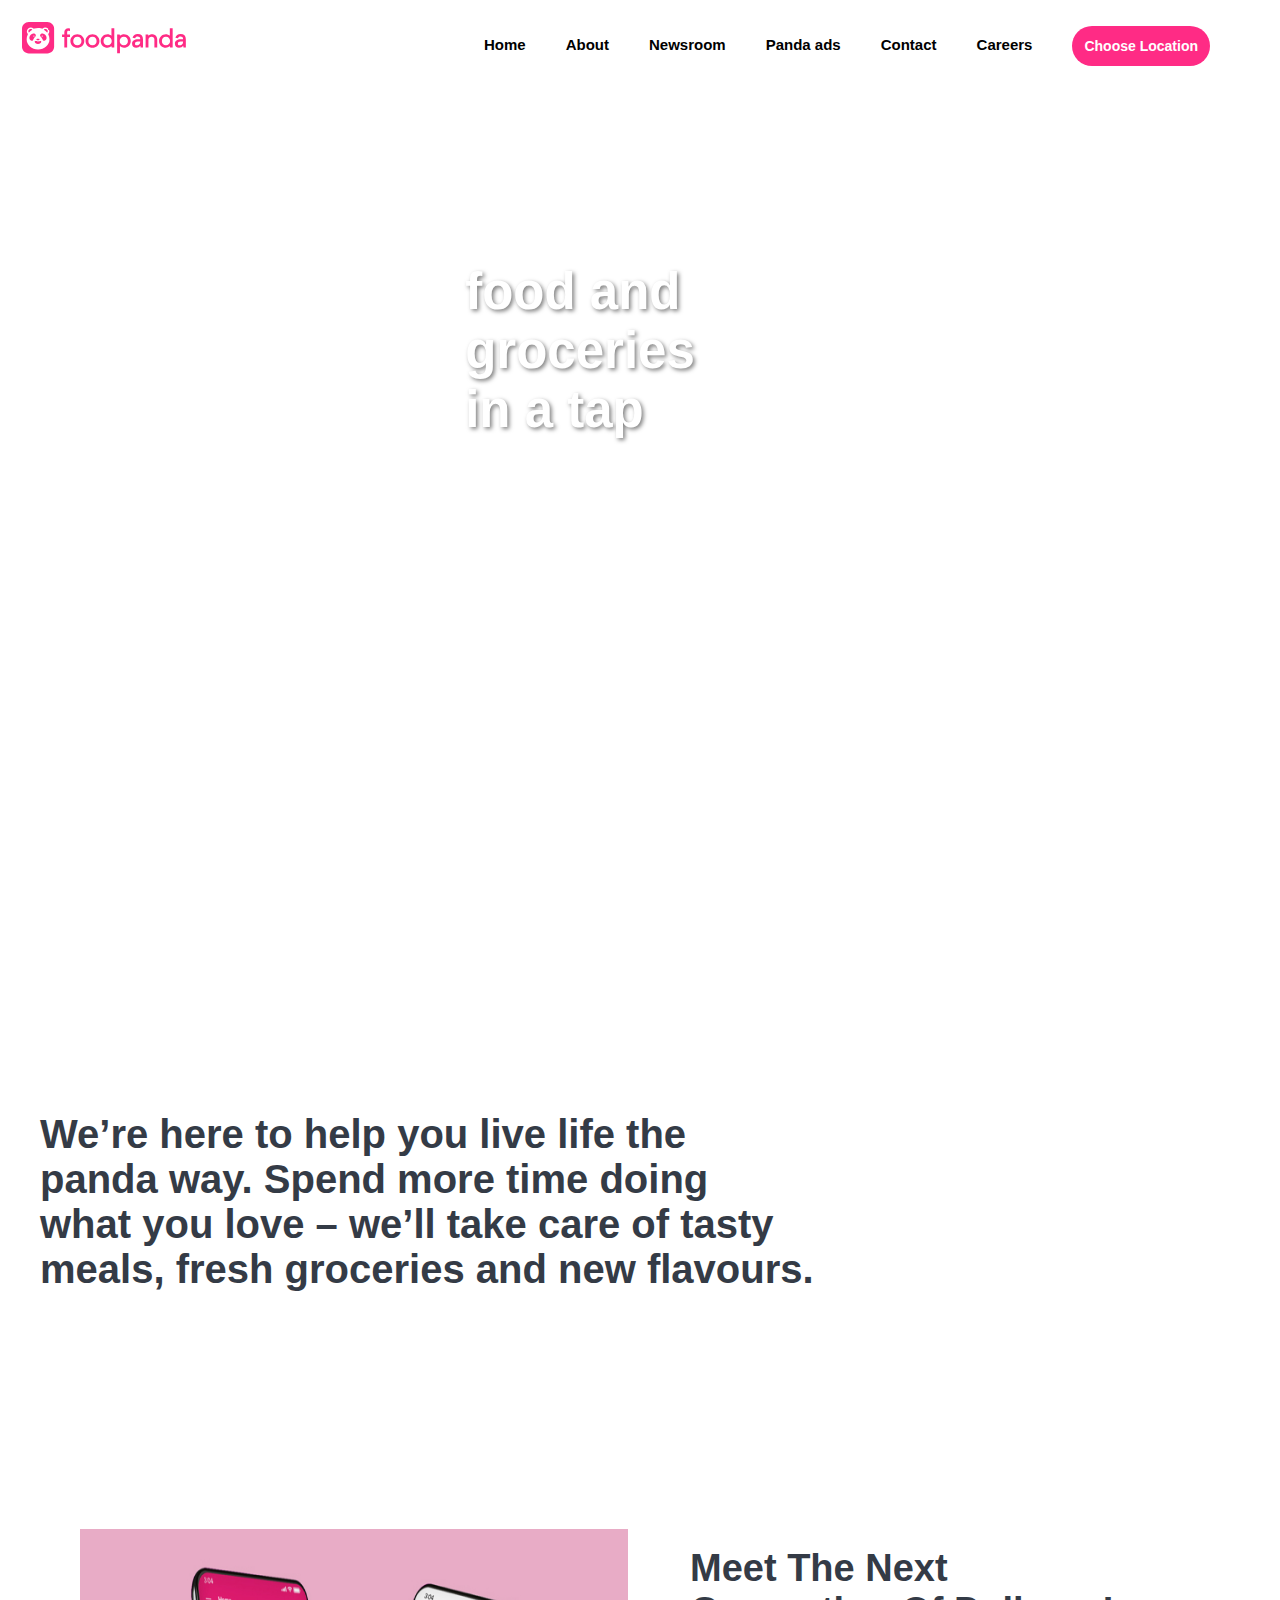
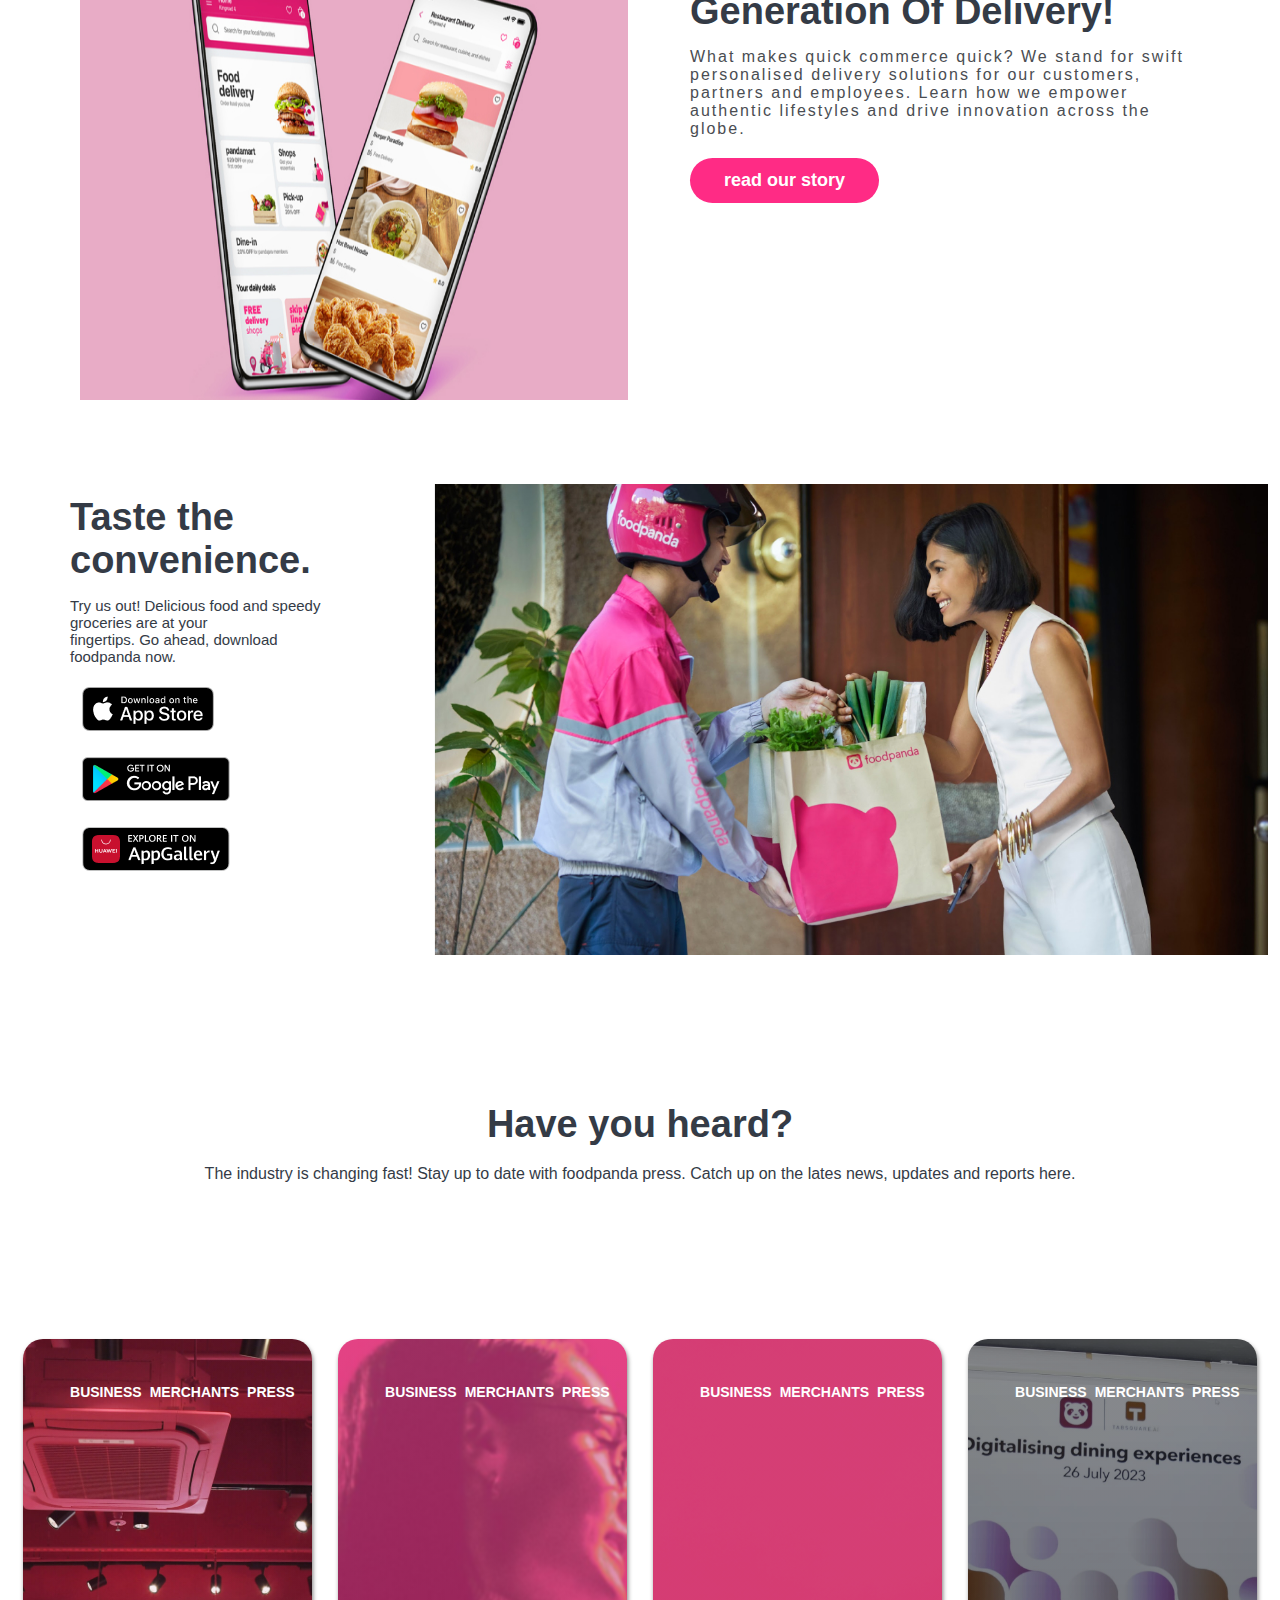
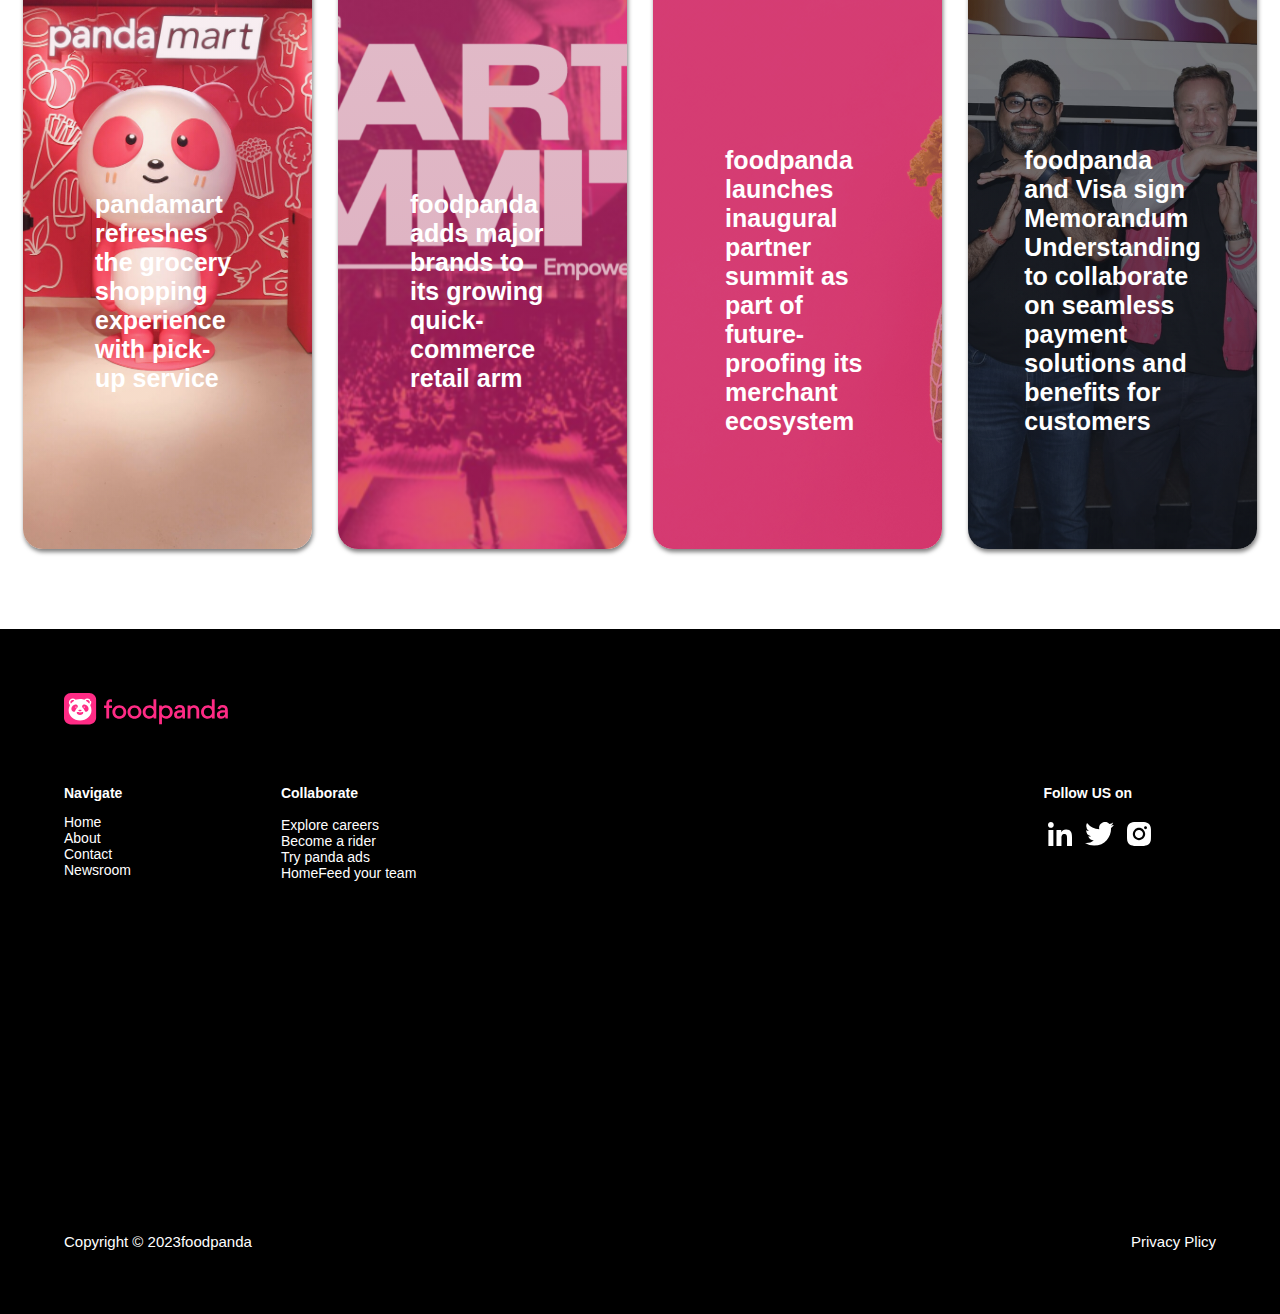
<file: index.html>
<!DOCTYPE html>
<html lang="en">

<head>
    <meta charset="UTF-8">
    <meta name="viewport" content="width=device-width, initial-scale=1.0">
    <title>Document</title>
    <link rel="stylesheet" href="../css files/style.css">
    <link rel="stylesheet" href="https://cdnjs.cloudflare.com/ajax/libs/font-awesome/6.4.0/css/all.min.css"
        integrity="sha512-iecdLmaskl7CVkqkXNQ/ZH/XLlvWZOJyj7Yy7tcenmpD1ypASozpmT/E0iPtmFIB46ZmdtAc9eNBvH0H/ZpiBw=="
        crossorigin="anonymous" referrerpolicy="no-referrer" />
</head>

<body>
    <div class="container">
        <img src="../assets/foodpanda_logo_2023.svg" alt="logo">
        <nav class="navbar">
            <ul>
                <li><a href="../html files/index.html">Home</a></li>
                <li><a href="../html files/about.html">About</a></li>
                <li><a href="">Newsroom</a></li>
                <li><a href="">Panda ads</a></li>
                <li><a href="../html files/contact.html">Contact</a></li>
                <li><a href="">Careers</a></li>
                <li class="location-btn"><button class="btn">Choose Location</button></li>
                <li><i class="search fa-solid fa-magnifying-glass"></i></li>
            </ul>
        </nav>
    </div>
    <div class="video-container">
        <section>
            <video poster="https://www.foodpanda.com/wp-content/uploads/2023/03/fp-home-video-poster.jpg" id="player"
                class="bg-video__content" autoplay muted loop>
                <source
                    src="https://player.vimeo.com/progressive_redirect/playback/809646186/rendition/720p/file.mp4?loc=external&#038;signature=b3c8f78618e1bc64987de8a2533c33471709edf480fc783d42672110f40b500b"
                    type="video/mp4" />
            </video>
            <div class="video-text">
                <span class="text-white">
                    <h2> food and groceries in a tap </h2>
                </span>
            </div>
        </section>
    </div>
    <div class="third-container">
        <section id="sec-section">
            <p class="text">
                We’re here to help you live life the <br> panda way. Spend more time doing <br> what you love – we’ll
                take care of
                tasty <br>meals, fresh groceries and new flavours.
            </p>
        </section>
    </div>
    <div class="forth-container">
        <section id="third-section" class="flex-container">
            <img src="../assets/fp-home.jpg" alt="mobile image" class="mob-img">

            <div class="text-para">
                <h2>Meet the next <br> generation of delivery!</h2>
                <p>What makes quick commerce quick? We stand for swift personalised delivery solutions for our
                    customers, partners and employees. Learn how we empower authentic lifestyles and drive innovation
                    across the globe.</p>
                <button class="btn-two">read our story</button>
            </div>
        </section>
    </div>
    <div class="fifth-container">
        <section class="fifth-container">
            <div class="all-text">
                <h3 class="flavor">Taste the convenience.</h3>
                <p class="try-us">Try us out! Delicious food and speedy groceries are at your <br>fingertips. Go ahead,
                    download foodpanda now.</p>
                <div class="app-images">
                    <img src="../assets/app-apple.png" alt="apple">
                    <img src="../assets/app-google.png" alt="google">
                    <img src="../assets/app-huawei.png" alt="huawei">
                </div>
            </div>
            <div class="home-img">
                <img src="../assets/foodpanda-home-2.jpg" alt="home">
            </div>
        </section>
    </div>
    <div class="six-container">
        <h1>Have you heard?</h1>
        <p>The industry is changing fast! Stay up to date with foodpanda press. Catch up on the lates news, updates and
            reports here.</p>
    </div>
    <div class="cards">
        <div id="card-1" class="item">
            <ul>
                <li><a href="#">BUSINESS</a></li>
                <li><a href="#">MERCHANTS</a></li>
                <li><a href="#">PRESS</a></li>
            </ul>
            <p>pandamart refreshes the grocery shopping experience with pick-up service</p>
        </div>
        <div id="card-2" class="item">
            <ul>
                <li><a href="#">BUSINESS</a></li>
                <li><a href="#">MERCHANTS</a></li>
                <li><a href="#">PRESS</a></li>
            </ul>
            <p>foodpanda adds major brands to its growing quick-commerce retail arm </p>
        </div>
        <div id="card-3" class="item">
            <ul>
                <li><a href="#">BUSINESS</a></li>
                <li><a href="#">MERCHANTS</a></li>
                <li><a href="#">PRESS</a></li>
            </ul>
            <p>foodpanda launches inaugural partner summit as part of future-proofing its merchant ecosystem </p>
        </div>
        <div id="card-4" class="item">
            <ul>
                <li><a href="#">BUSINESS</a></li>
                <li><a href="#">MERCHANTS</a></li>
                <li><a href="#">PRESS</a></li>
            </ul>
            <p>foodpanda and Visa sign Memorandum Understanding to collaborate on seamless payment solutions and
                benefits for customers</p>
        </div>
    </div>
    <div class="footer">
        <img src="../assets/foodpanda_logo_2023.svg" alt="">
        <div class="footer-content">
            <div class="NandC">
                <div class="navigate">
                    <h3>Navigate</h3>
                    <p>
                        <a href="../html files/index.html">
                            Home
                        </a>
                    </p>
                    <p>
                        <a href="../html files/about.html">
                            About
                        </a>
                    </p>
                    <p>
                        <a href="../html files/contact.html">
                            Contact
                        </a>
                    </p>
                    <p>
                        <a href="">
                            Newsroom
                        </a>
                    </p>
                </div>
                <div class="Collaborate">
                    <h3>Collaborate</h3>
                    <p>
                        <a href="">
                            Explore careers
                        </a>
                    </p>
                    <p>
                        <a href="">
                            Become a rider
                        </a>
                    </p>
                    <p>
                        <a href="">
                            Try panda ads
                        </a>
                    </p>
                    <p>
                        <a href="">
                            HomeFeed your team </a>
                    </p>
                </div>
            </div>
            <div class="Follow-us">
                <div class="follow">
                    <h3>Follow US on</h3>
                </div>
                <div class="links">
                    <li>
                        <a target="_blank" rel="noopener" aria-label="Visit us on Linkedin" title="Visit us on Linkedin"
                            href="https://www.linkedin.com/company/foodpanda/">
                            <svg width="24" height="24" viewBox="0 0 24 24" fill="none"
                                xmlns="http://www.w3.org/2000/svg">
                                <path
                                    d="M5.37276 24H0.396871V7.97657H5.37276V24ZM2.88182 5.79086C1.2909 5.79086 0 4.47257 0 2.88171C0 2.11744 0.303619 1.38446 0.844065 0.844035C1.38451 0.303608 2.11751 0 2.88182 0C3.64612 0 4.37912 0.303608 4.91957 0.844035C5.46002 1.38446 5.76363 2.11744 5.76363 2.88171C5.76363 4.47257 4.47273 5.79086 2.88182 5.79086ZM23.9957 24H19.031V16.2C19.031 14.3409 18.9932 11.9571 16.444 11.9571C13.8571 11.9571 13.4602 13.9766 13.4602 16.0663V24H8.48945V7.97657H13.2613V10.1623H13.3308C13.9951 8.90314 15.6177 7.57457 18.0384 7.57457C23.0743 7.57457 24 10.8909 24 15.198V24H23.9957Z"
                                    fill="white"></path>
                            </svg> </a>
                    </li>
                    <li>
                        <a target="_blank" rel="noopener" aria-label="Visit us on Twitter" title="Visit us on Twitter"
                            href="https://twitter.com/foodpanda_my">
                            <svg xmlns="http://www.w3.org/2000/svg" width="29" height="24" fill="none">
                                <g clip-path="url(#a)">
                                    <path fill="#fff"
                                        d="M29 2.797a11.914 11.914 0 0 1-3.416.936A5.966 5.966 0 0 0 28.199.44a11.878 11.878 0 0 1-3.778 1.444 5.952 5.952 0 0 0-10.138 5.429A16.894 16.894 0 0 1 2.019 1.094a5.949 5.949 0 0 0-.804 2.992A5.954 5.954 0 0 0 3.86 9.04a5.934 5.934 0 0 1-2.695-.745v.076a5.953 5.953 0 0 0 4.773 5.836 5.992 5.992 0 0 1-2.687.102A5.955 5.955 0 0 0 8.81 18.44a11.939 11.939 0 0 1-7.39 2.548c-.474 0-.949-.027-1.42-.083a16.826 16.826 0 0 0 9.12 2.674c10.945 0 16.928-9.067 16.928-16.93 0-.256-.006-.514-.017-.77a12.097 12.097 0 0 0 2.966-3.078L29 2.797Z">
                                    </path>
                                </g>
                                <defs>
                                    <clipPath id="a">
                                        <path fill="#fff" d="M0 0h29v24H0z"></path>
                                    </clipPath>
                                </defs>
                            </svg> </a>
                    </li>
                    <li>
                        <a target="_blank" rel="noopener" aria-label="Visit us on Instagram"
                            title="Visit us on Instagram" href="https://www.instagram.com/foodpandamy/">
                            <svg width="24" height="24" viewBox="0 0 24 24" fill="none"
                                xmlns="http://www.w3.org/2000/svg">
                                <path fill-rule="evenodd" clip-rule="evenodd"
                                    d="M7.05273 0.072C8.33236 0.0130909 8.74036 0 12 0C15.2596 0 15.6676 0.0141818 16.9462 0.072C18.2247 0.129818 19.0975 0.333818 19.8611 0.629455C20.6607 0.931636 21.3862 1.404 21.9862 2.01491C22.5971 2.61382 23.0684 3.33818 23.3695 4.13891C23.6662 4.90255 23.8691 5.77527 23.928 7.05164C23.9869 8.33346 24 8.74145 24 12C24 15.2596 23.9858 15.6676 23.928 16.9473C23.8702 18.2236 23.6662 19.0964 23.3695 19.86C23.0684 20.6608 22.5963 21.3864 21.9862 21.9862C21.3862 22.5971 20.6607 23.0684 19.8611 23.3695C19.0975 23.6662 18.2247 23.8691 16.9484 23.928C15.6676 23.9869 15.2596 24 12 24C8.74036 24 8.33236 23.9858 7.05273 23.928C5.77636 23.8702 4.90364 23.6662 4.14 23.3695C3.33919 23.0683 2.61362 22.5963 2.01382 21.9862C1.40332 21.3869 0.930889 20.6617 0.629455 19.8611C0.333818 19.0975 0.130909 18.2247 0.072 16.9484C0.0130909 15.6665 0 15.2585 0 12C0 8.74036 0.0141818 8.33236 0.072 7.05382C0.129818 5.77527 0.333818 4.90255 0.629455 4.13891C0.931334 3.33827 1.40413 2.61307 2.01491 2.01382C2.61386 1.40346 3.3387 0.931029 4.13891 0.629455C4.90255 0.333818 5.77527 0.130909 7.05164 0.072H7.05273ZM10.4673 15.6993C11.3233 16.0556 12.2764 16.1037 13.1639 15.8353C14.0514 15.567 14.8182 14.9988 15.3334 14.2279C15.8485 13.457 16.0801 12.5311 15.9884 11.6085C15.8968 10.6858 15.4876 9.82361 14.8309 9.16909C14.4123 8.7507 13.906 8.43034 13.3487 8.23107C12.7914 8.0318 12.1968 7.95858 11.6078 8.01667C11.0188 8.07477 10.45 8.26274 9.94233 8.56705C9.43468 8.87136 9.00081 9.28445 8.67197 9.77657C8.34312 10.2687 8.12748 10.8276 8.04056 11.413C7.95365 11.9985 7.99762 12.596 8.16932 13.1624C8.34101 13.7288 8.63616 14.2501 9.03351 14.6888C9.43087 15.1275 9.92054 15.4726 10.4673 15.6993ZM7.63855 7.63855C8.2113 7.06579 8.89126 6.61146 9.6396 6.30149C10.3879 5.99151 11.19 5.83197 12 5.83197C12.81 5.83197 13.6121 5.99151 14.3604 6.30149C15.1087 6.61146 15.7887 7.06579 16.3615 7.63855C16.9342 8.2113 17.3885 8.89126 17.6985 9.6396C18.0085 10.3879 18.168 11.19 18.168 12C18.168 12.81 18.0085 13.6121 17.6985 14.3604C17.3885 15.1087 16.9342 15.7887 16.3615 16.3615C15.2047 17.5182 13.6359 18.168 12 18.168C10.3641 18.168 8.79527 17.5182 7.63855 16.3615C6.48182 15.2047 5.83197 13.6359 5.83197 12C5.83197 10.3641 6.48182 8.79527 7.63855 7.63855ZM19.536 6.75055C19.6779 6.61666 19.7916 6.45565 19.8701 6.27706C19.9487 6.09847 19.9907 5.90593 19.9935 5.71083C19.9964 5.51574 19.9601 5.32205 19.8867 5.14125C19.8134 4.96044 19.7045 4.79619 19.5665 4.65822C19.4285 4.52026 19.2643 4.41137 19.0835 4.33802C18.9027 4.26467 18.709 4.22834 18.5139 4.23118C18.3188 4.23403 18.1263 4.27599 17.9477 4.35458C17.7691 4.43317 17.6081 4.5468 17.4742 4.68873C17.2138 4.96476 17.0712 5.33141 17.0768 5.71083C17.0823 6.09026 17.2355 6.4526 17.5038 6.72092C17.7721 6.98924 18.1345 7.14243 18.5139 7.14796C18.8933 7.15349 19.26 7.01093 19.536 6.75055Z"
                                    fill="white"></path>
                            </svg> </a>
                    </li>
                </div>
            </div>
        </div>
    </div>


    <div class="copyrigth">
        <p>Copyright © 2023<a href="">foodpanda</a>
        </p>
        <p><a href="">Privacy Plicy</a></p>
    </div>
    </div>
</body>

</html>
</file>
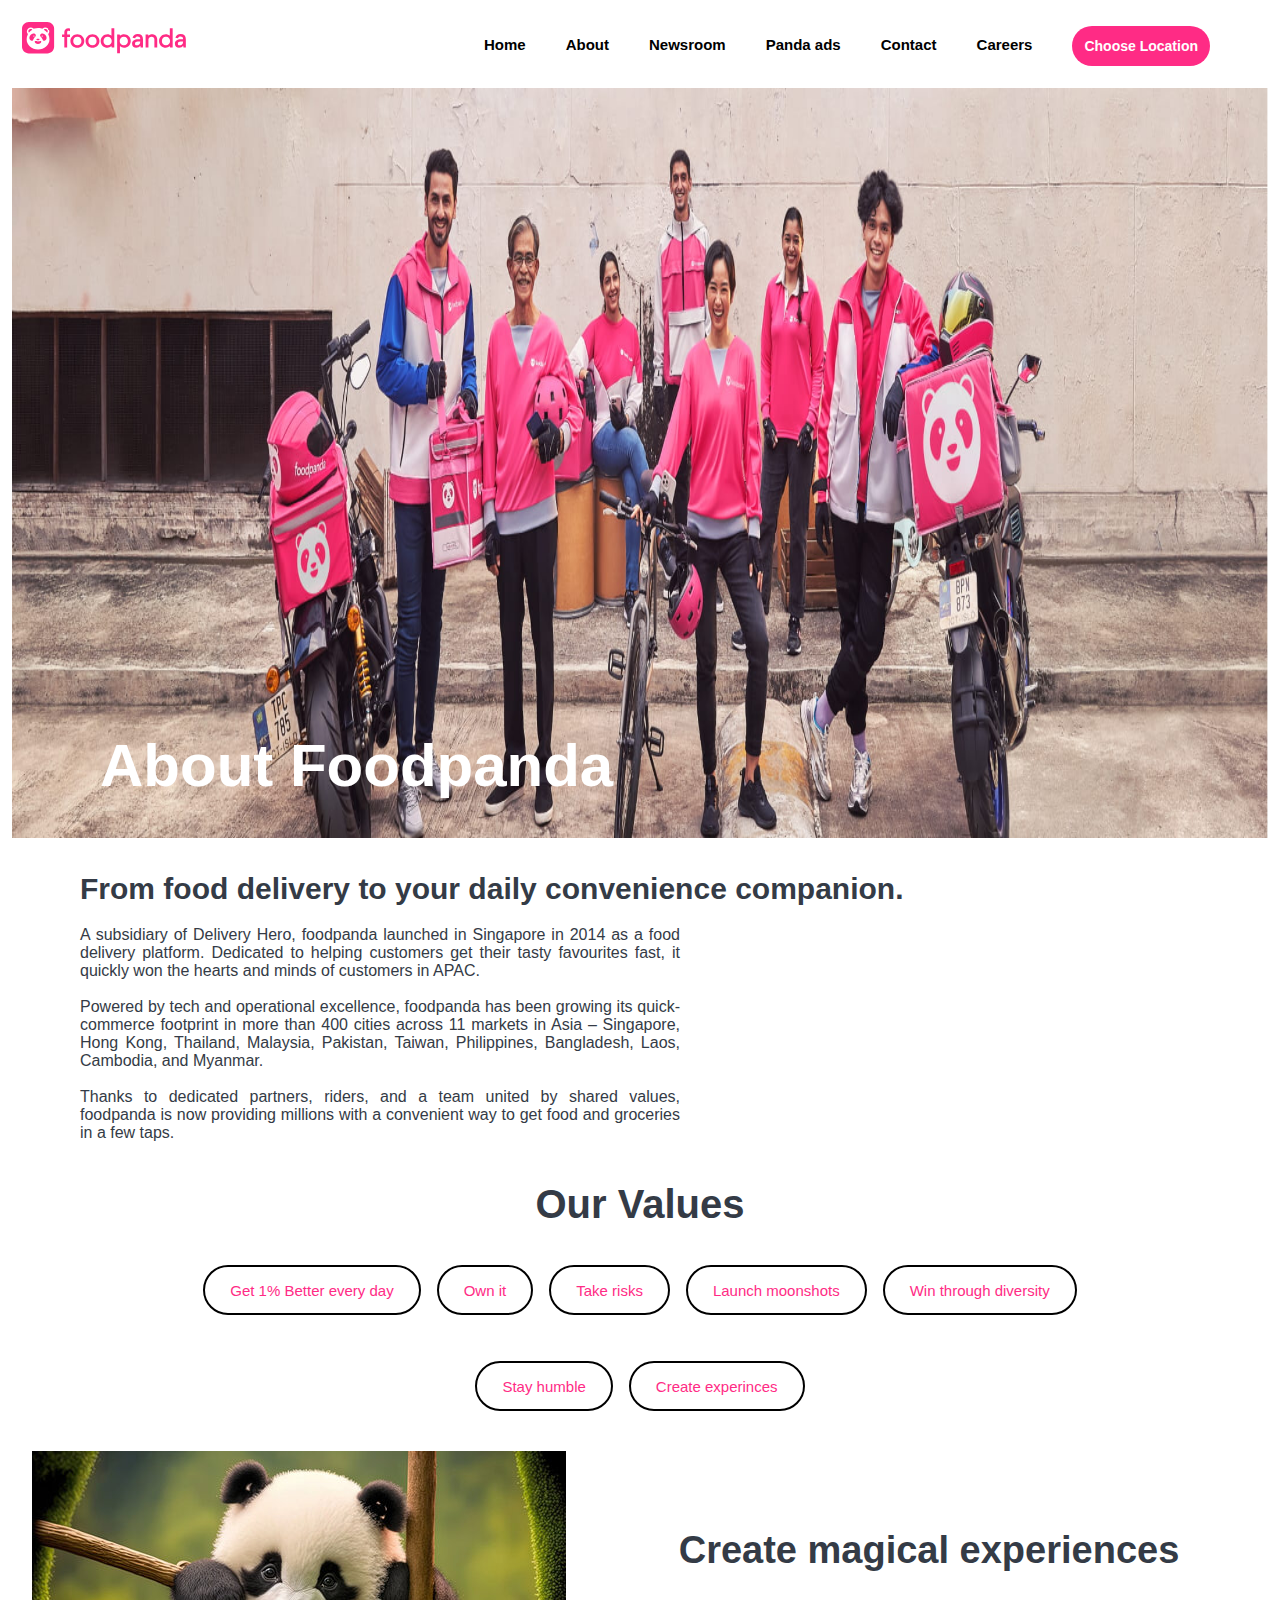
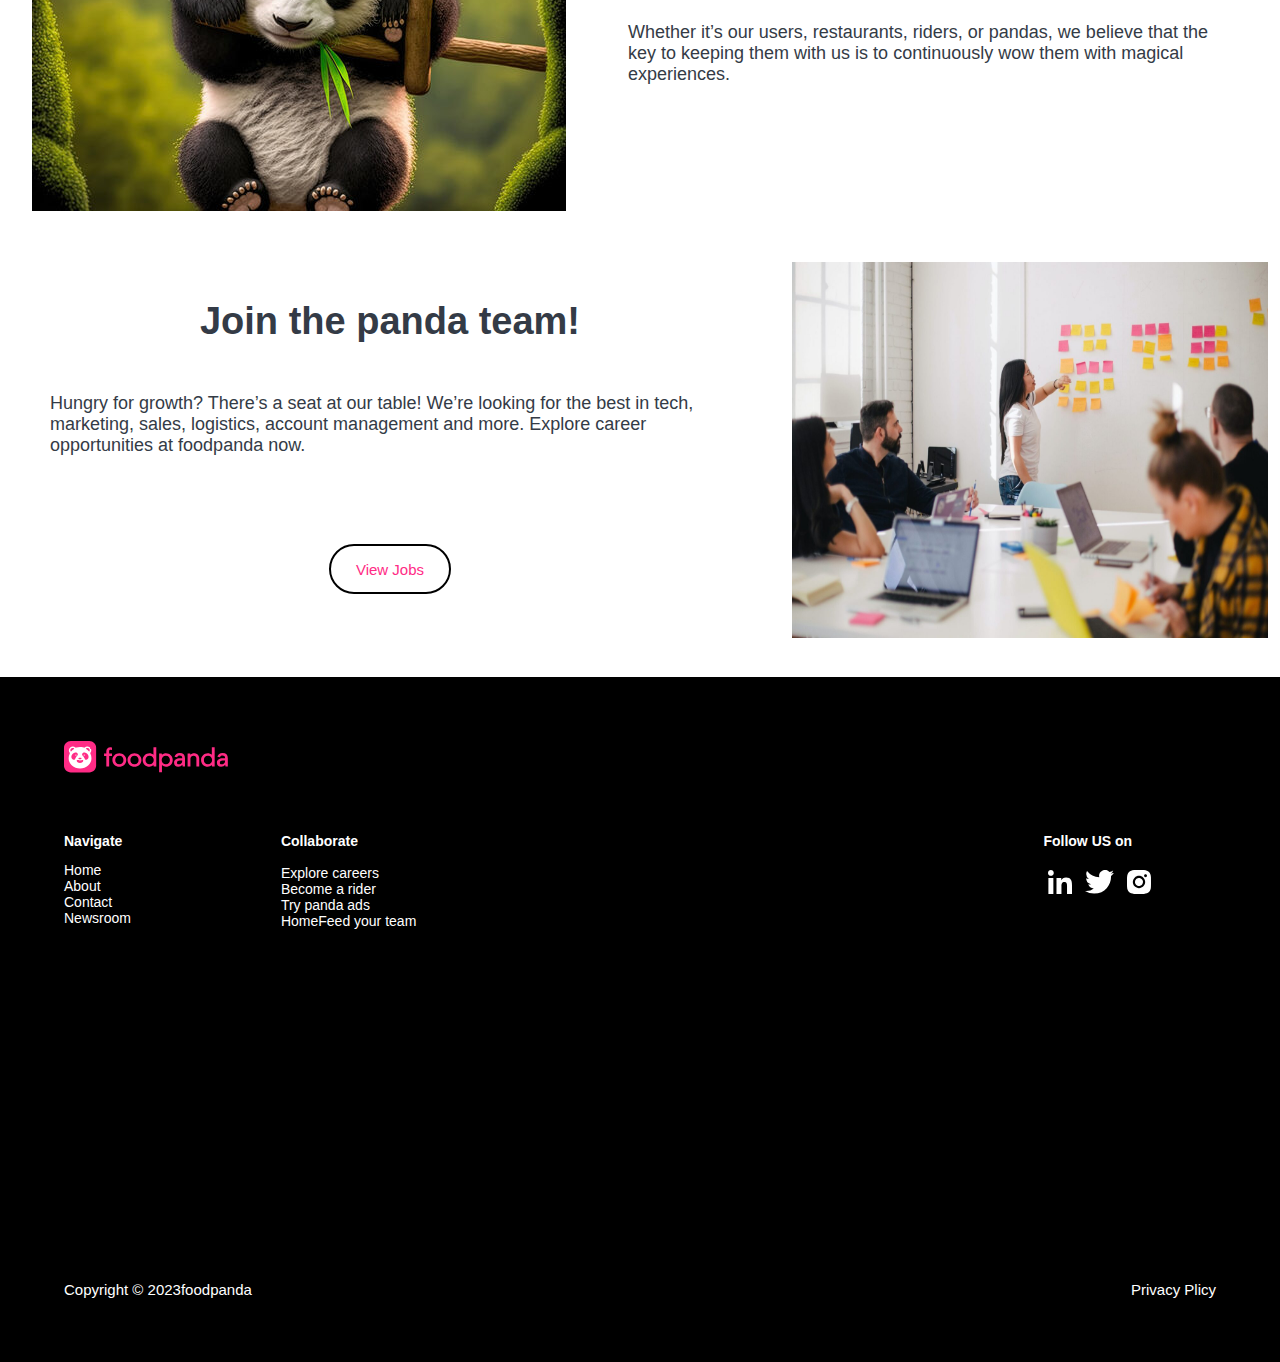
<file: about.html>
<!DOCTYPE html>
<html lang="en">
<head>
    <meta charset="UTF-8">
    <meta name="viewport" content="width=device-width, initial-scale=1.0">
    <title>Document</title>
    <link rel="stylesheet" href="../css files/main .css">
    <link rel="stylesheet" href="https://cdnjs.cloudflare.com/ajax/libs/font-awesome/6.4.0/css/all.min.css"
    integrity="sha512-iecdLmaskl7CVkqkXNQ/ZH/XLlvWZOJyj7Yy7tcenmpD1ypASozpmT/E0iPtmFIB46ZmdtAc9eNBvH0H/ZpiBw=="
    crossorigin="anonymous" referrerpolicy="no-referrer" />
</head>
<body>
    <div class="container">
        <img src="../assets/foodpanda_logo_2023.svg" alt="logo">
        <nav class="navbar">
            <ul>
                <li><a href="../html files/index.html">Home</a></li>
                <li><a href="../html files/about.html">About</a></li>
                <li><a href="">Newsroom</a></li>
                <li><a href="">Panda ads</a></li>
                <li><a href="../html files/contact.html">Contact</a></li>
                <li><a href="">Careers</a></li>
                <li class="location-btn"><button class="location">Choose Location</button></li>
                <li><i class="search fa-solid fa-magnifying-glass"></i></li>
            </ul>
        </nav>
    </div>
    <div class="about">
        <img src="../assets/about-foodpanda.jpeg" width="100%" alt="">
        <h2>About Foodpanda</h2>
    </div>
   <div class="para">
    <h2><b>From food delivery to your daily convenience companion.</b></h2>
    <p>A subsidiary of Delivery Hero, foodpanda launched in Singapore in 2014 as a food delivery platform.  Dedicated to helping customers get their tasty favourites fast, it quickly won the hearts and minds of customers in APAC.
    <br><br>
    Powered by tech and operational excellence, foodpanda has been growing its quick-commerce footprint in more than 400 cities across 11 markets in Asia – Singapore, Hong Kong, Thailand, Malaysia, Pakistan, Taiwan, Philippines, Bangladesh, Laos, Cambodia, and Myanmar. 
    <br><br>
    Thanks to dedicated partners, riders, and a team united by shared values,  foodpanda is now providing millions with a convenient way to get food and groceries in a few taps.</p>
   </div> 
   <h1 style="text-align: center; font-weight: bolder; " class="values">Our Values</h1>
   <div class="btn">
    <button><a href="#">Get 1% Better every day</a></button>
    <button><a href="#">Own it</a></button>
    <button><a href="#">Take risks</a></button>
    <button><a href="#">Launch moonshots</a></button>
    <button><a href="#">Win through diversity</a></button>
   </div>
   <div class="btn">
    <button><a href="#">Stay humble</a></button>
    <button><a href="#">Create experinces</a></button>
   </div>
   <div class="sidebar-1">
    <div class="img">
        <img src="../assets/panda-1.jpg" alt="">
    </div>   
        <div class="para-1">
            <h2>Create magical experiences</h2>
            <p>Whether it’s our users, restaurants, riders, or pandas, we believe that the key to keeping them with us is to continuously wow them with magical experiences.</p>
        </div>   
   </div>
   <div class="sidebar-2">
    <div class="para-2">
        <h2>Join the panda team!</h2>
        <p>Hungry for growth? There’s a seat at our table! We’re looking for the best in tech, marketing, sales, logistics, account management and more. Explore career opportunities at foodpanda now.</p>
        <div class="btn" style="justify-content: left;">
            <button><a href="#">View Jobs</a></button>
        </div>
    </div>  
    <div class="img">
        <img src="../assets/img-2.jpg" width="500px" height="400px" alt="">
    </div>   
   </div>
   <div class="footer">
    <img src="../assets/foodpanda_logo_2023.svg" alt="">
    <div class="footer-content">
        <div class="NandC">
            <div class="navigate">
                <h3>Navigate</h3>
                <p>
                    <a href="../html files/index.html">
                        Home
                    </a>
                </p>
                <p>
                    <a href="../html files/about.html">
                        About
                    </a>
                </p>
                <p>
                    <a href="../html files/contact.html">
                        Contact
                    </a>
                </p>
                <p>
                    <a href="">
                        Newsroom
                    </a>
                </p>
            </div>
            <div class="Collaborate">
                <h3>Collaborate</h3>
                <p>
                    <a href="">
                        Explore careers
                    </a>
                </p>
                <p>
                    <a href="">
                        Become a rider
                    </a>
                </p>
                <p>
                    <a href="">
                        Try panda ads
                    </a>
                </p>
                <p>
                    <a href="">
                        HomeFeed your team </a>
                </p>
            </div>
        </div>
        <div class="Follow-us">
            <div class="follow">
                <h3>Follow US on</h3>
            </div>
            <div class="links">
                <li>
                <a target="_blank" rel="noopener" aria-label="Visit us on Linkedin" title="Visit us on Linkedin"
                    href="https://www.linkedin.com/company/foodpanda/">
                    <svg width="24" height="24" viewBox="0 0 24 24" fill="none" xmlns="http://www.w3.org/2000/svg">
                        <path
                            d="M5.37276 24H0.396871V7.97657H5.37276V24ZM2.88182 5.79086C1.2909 5.79086 0 4.47257 0 2.88171C0 2.11744 0.303619 1.38446 0.844065 0.844035C1.38451 0.303608 2.11751 0 2.88182 0C3.64612 0 4.37912 0.303608 4.91957 0.844035C5.46002 1.38446 5.76363 2.11744 5.76363 2.88171C5.76363 4.47257 4.47273 5.79086 2.88182 5.79086ZM23.9957 24H19.031V16.2C19.031 14.3409 18.9932 11.9571 16.444 11.9571C13.8571 11.9571 13.4602 13.9766 13.4602 16.0663V24H8.48945V7.97657H13.2613V10.1623H13.3308C13.9951 8.90314 15.6177 7.57457 18.0384 7.57457C23.0743 7.57457 24 10.8909 24 15.198V24H23.9957Z"
                            fill="white"></path>
                    </svg> </a>
                </li>
                <li>
                <a target="_blank" rel="noopener" aria-label="Visit us on Twitter" title="Visit us on Twitter"
                    href="https://twitter.com/foodpanda_my">
                    <svg xmlns="http://www.w3.org/2000/svg" width="29" height="24" fill="none">
                        <g clip-path="url(#a)">
                            <path fill="#fff"
                                d="M29 2.797a11.914 11.914 0 0 1-3.416.936A5.966 5.966 0 0 0 28.199.44a11.878 11.878 0 0 1-3.778 1.444 5.952 5.952 0 0 0-10.138 5.429A16.894 16.894 0 0 1 2.019 1.094a5.949 5.949 0 0 0-.804 2.992A5.954 5.954 0 0 0 3.86 9.04a5.934 5.934 0 0 1-2.695-.745v.076a5.953 5.953 0 0 0 4.773 5.836 5.992 5.992 0 0 1-2.687.102A5.955 5.955 0 0 0 8.81 18.44a11.939 11.939 0 0 1-7.39 2.548c-.474 0-.949-.027-1.42-.083a16.826 16.826 0 0 0 9.12 2.674c10.945 0 16.928-9.067 16.928-16.93 0-.256-.006-.514-.017-.77a12.097 12.097 0 0 0 2.966-3.078L29 2.797Z">
                            </path>
                        </g>
                        <defs>
                            <clipPath id="a">
                                <path fill="#fff" d="M0 0h29v24H0z"></path>
                            </clipPath>
                        </defs>
                    </svg> </a>
                </li>
                <li>
                <a target="_blank" rel="noopener" aria-label="Visit us on Instagram" title="Visit us on Instagram"
                    href="https://www.instagram.com/foodpandamy/">
                    <svg width="24" height="24" viewBox="0 0 24 24" fill="none" xmlns="http://www.w3.org/2000/svg">
                        <path fill-rule="evenodd" clip-rule="evenodd"
                            d="M7.05273 0.072C8.33236 0.0130909 8.74036 0 12 0C15.2596 0 15.6676 0.0141818 16.9462 0.072C18.2247 0.129818 19.0975 0.333818 19.8611 0.629455C20.6607 0.931636 21.3862 1.404 21.9862 2.01491C22.5971 2.61382 23.0684 3.33818 23.3695 4.13891C23.6662 4.90255 23.8691 5.77527 23.928 7.05164C23.9869 8.33346 24 8.74145 24 12C24 15.2596 23.9858 15.6676 23.928 16.9473C23.8702 18.2236 23.6662 19.0964 23.3695 19.86C23.0684 20.6608 22.5963 21.3864 21.9862 21.9862C21.3862 22.5971 20.6607 23.0684 19.8611 23.3695C19.0975 23.6662 18.2247 23.8691 16.9484 23.928C15.6676 23.9869 15.2596 24 12 24C8.74036 24 8.33236 23.9858 7.05273 23.928C5.77636 23.8702 4.90364 23.6662 4.14 23.3695C3.33919 23.0683 2.61362 22.5963 2.01382 21.9862C1.40332 21.3869 0.930889 20.6617 0.629455 19.8611C0.333818 19.0975 0.130909 18.2247 0.072 16.9484C0.0130909 15.6665 0 15.2585 0 12C0 8.74036 0.0141818 8.33236 0.072 7.05382C0.129818 5.77527 0.333818 4.90255 0.629455 4.13891C0.931334 3.33827 1.40413 2.61307 2.01491 2.01382C2.61386 1.40346 3.3387 0.931029 4.13891 0.629455C4.90255 0.333818 5.77527 0.130909 7.05164 0.072H7.05273ZM10.4673 15.6993C11.3233 16.0556 12.2764 16.1037 13.1639 15.8353C14.0514 15.567 14.8182 14.9988 15.3334 14.2279C15.8485 13.457 16.0801 12.5311 15.9884 11.6085C15.8968 10.6858 15.4876 9.82361 14.8309 9.16909C14.4123 8.7507 13.906 8.43034 13.3487 8.23107C12.7914 8.0318 12.1968 7.95858 11.6078 8.01667C11.0188 8.07477 10.45 8.26274 9.94233 8.56705C9.43468 8.87136 9.00081 9.28445 8.67197 9.77657C8.34312 10.2687 8.12748 10.8276 8.04056 11.413C7.95365 11.9985 7.99762 12.596 8.16932 13.1624C8.34101 13.7288 8.63616 14.2501 9.03351 14.6888C9.43087 15.1275 9.92054 15.4726 10.4673 15.6993ZM7.63855 7.63855C8.2113 7.06579 8.89126 6.61146 9.6396 6.30149C10.3879 5.99151 11.19 5.83197 12 5.83197C12.81 5.83197 13.6121 5.99151 14.3604 6.30149C15.1087 6.61146 15.7887 7.06579 16.3615 7.63855C16.9342 8.2113 17.3885 8.89126 17.6985 9.6396C18.0085 10.3879 18.168 11.19 18.168 12C18.168 12.81 18.0085 13.6121 17.6985 14.3604C17.3885 15.1087 16.9342 15.7887 16.3615 16.3615C15.2047 17.5182 13.6359 18.168 12 18.168C10.3641 18.168 8.79527 17.5182 7.63855 16.3615C6.48182 15.2047 5.83197 13.6359 5.83197 12C5.83197 10.3641 6.48182 8.79527 7.63855 7.63855ZM19.536 6.75055C19.6779 6.61666 19.7916 6.45565 19.8701 6.27706C19.9487 6.09847 19.9907 5.90593 19.9935 5.71083C19.9964 5.51574 19.9601 5.32205 19.8867 5.14125C19.8134 4.96044 19.7045 4.79619 19.5665 4.65822C19.4285 4.52026 19.2643 4.41137 19.0835 4.33802C18.9027 4.26467 18.709 4.22834 18.5139 4.23118C18.3188 4.23403 18.1263 4.27599 17.9477 4.35458C17.7691 4.43317 17.6081 4.5468 17.4742 4.68873C17.2138 4.96476 17.0712 5.33141 17.0768 5.71083C17.0823 6.09026 17.2355 6.4526 17.5038 6.72092C17.7721 6.98924 18.1345 7.14243 18.5139 7.14796C18.8933 7.15349 19.26 7.01093 19.536 6.75055Z"
                            fill="white"></path>
                    </svg> </a>
                </li>
            </div>
        </div>
    </div>
</div>


<div class="copyrigth">
    <p>Copyright © 2023<a href="">foodpanda</a>
    </p>
    <p><a href="">Privacy Plicy</a></p>
</div>
</body>
</html>
</file>
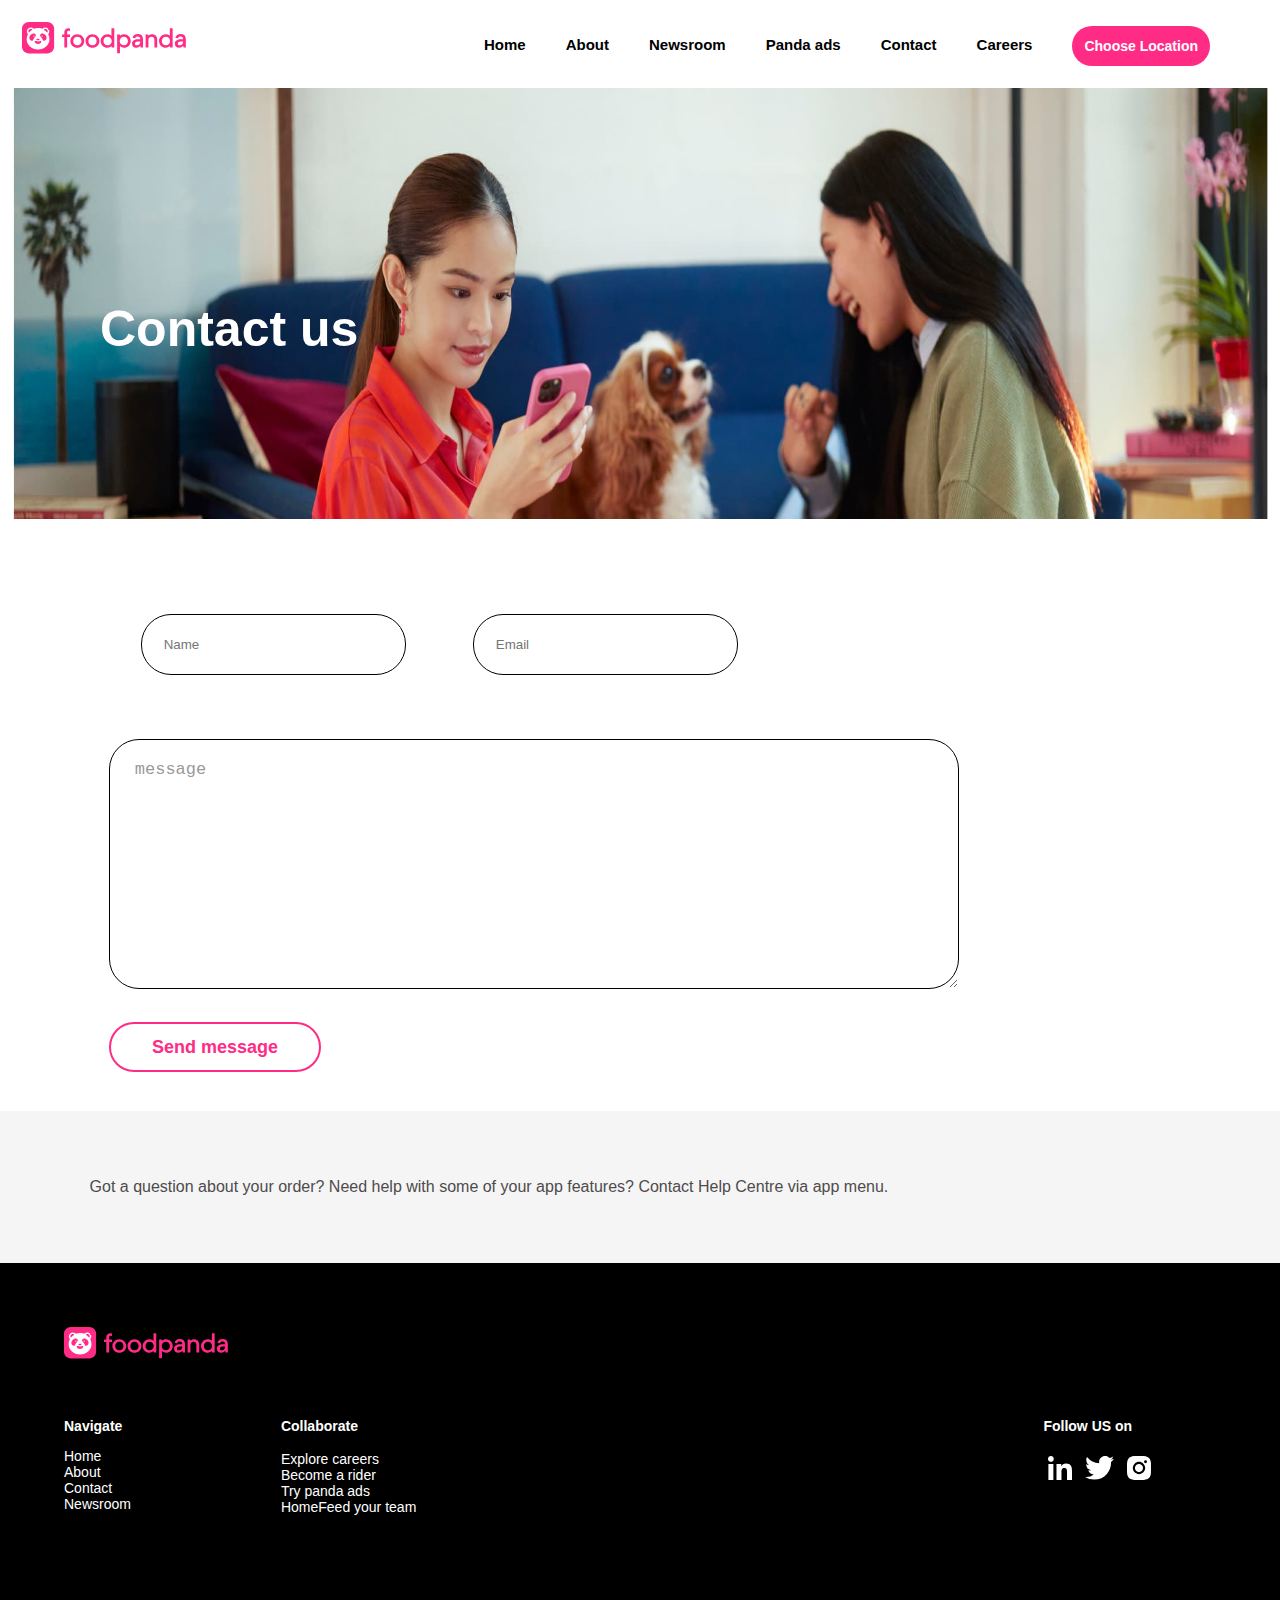
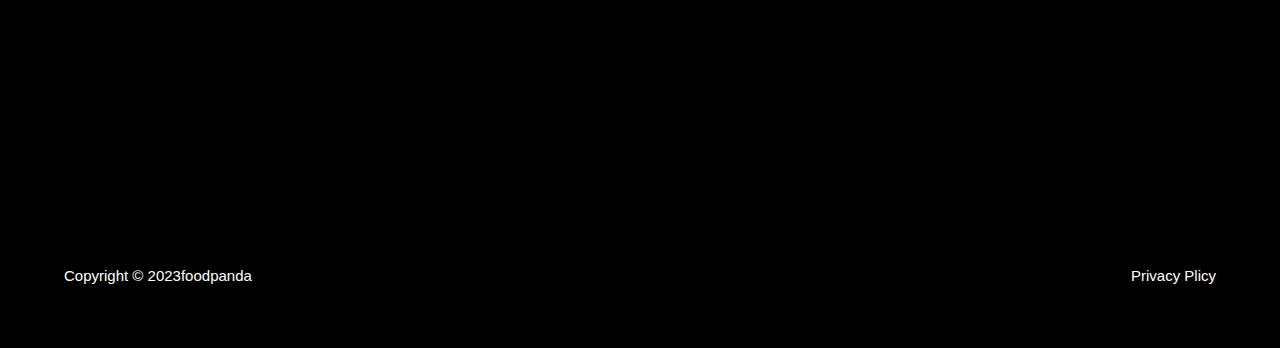
<file: contact.html>
<!DOCTYPE html>
<html lang="en">

<head>
    <meta charset="UTF-8">
    <meta name="viewport" content="width=device-width, initial-scale=1.0">
    <link rel="stylesheet" href="../css files/style2.css">
    <link rel="stylesheet" href="https://cdnjs.cloudflare.com/ajax/libs/font-awesome/6.4.0/css/all.min.css"
        integrity="sha512-iecdLmaskl7CVkqkXNQ/ZH/XLlvWZOJyj7Yy7tcenmpD1ypASozpmT/E0iPtmFIB46ZmdtAc9eNBvH0H/ZpiBw=="
        crossorigin="anonymous" referrerpolicy="no-referrer" />
    <title>Contact us</title>
</head>

<body>
    <div class="container">
        <img src="../assets/foodpanda_logo_2023.svg" alt="logo">
        <nav class="navbar">
            <ul>
                <li><a href="../html files/index.html">Home</a></li>
                <li><a href="../html files/about.html">About</a></li>
                <li><a href="">Newsroom</a></li>
                <li><a href="">Panda ads</a></li>
                <li><a href="../html files/contact.html">Contact</a></li>
                <li><a href="">Careers</a></li>
                <li class="location-btn"><button class="btn">Choose Location</button></li>
                <li><i class="search fa-solid fa-magnifying-glass"></i></li>
            </ul>
        </nav>
    </div>
    <div class="contact-img">
        <p class="contact">Contact us</p>
        <img src="../assets/fp-contact-1.jpeg" alt="">
    </div>
    <div class="inputs">
        <input type="text" placeholder="Name">
        <input type="text" placeholder="Email">
        <textarea name="message" id="message" placeholder="message"></textarea>
        <button>Send message</button>
    </div>
    <div class="content-width">
        <div class="content">
            <p>Got a question about your order? Need help with some of your app features? Contact Help Centre via
                app menu.</p>
        </div>
    </div>
    <!-- FOOTER -->
    <div class="footer">
        <img src="../assets/foodpanda_logo_2023.svg" alt="">
        <div class="footer-content">
            <div class="NandC">
                <div class="navigate">
                    <h3>Navigate</h3>
                    <p>
                        <a href="../html files/index.html">
                            Home
                        </a>
                    </p>
                    <p>
                        <a href="../html files/about.html">
                            About
                        </a>
                    </p>
                    <p>
                        <a href="../html files/contact.html">
                            Contact
                        </a>
                    </p>
                    <p>
                        <a href="">
                            Newsroom
                        </a>
                    </p>
                </div>
                <div class="Collaborate">
                    <h3>Collaborate</h3>
                    <p>
                        <a href="">
                            Explore careers
                        </a>
                    </p>
                    <p>
                        <a href="">
                            Become a rider
                        </a>
                    </p>
                    <p>
                        <a href="">
                            Try panda ads
                        </a>
                    </p>
                    <p>
                        <a href="">
                            HomeFeed your team </a>
                    </p>
                </div>
            </div>
            <div class="Follow-us">
                <div class="follow">
                    <h3>Follow US on</h3>
                </div>
                <div class="links">
                    <li>
                    <a target="_blank" rel="noopener" aria-label="Visit us on Linkedin" title="Visit us on Linkedin"
                        href="https://www.linkedin.com/company/foodpanda/">
                        <svg width="24" height="24" viewBox="0 0 24 24" fill="none" xmlns="http://www.w3.org/2000/svg">
                            <path
                                d="M5.37276 24H0.396871V7.97657H5.37276V24ZM2.88182 5.79086C1.2909 5.79086 0 4.47257 0 2.88171C0 2.11744 0.303619 1.38446 0.844065 0.844035C1.38451 0.303608 2.11751 0 2.88182 0C3.64612 0 4.37912 0.303608 4.91957 0.844035C5.46002 1.38446 5.76363 2.11744 5.76363 2.88171C5.76363 4.47257 4.47273 5.79086 2.88182 5.79086ZM23.9957 24H19.031V16.2C19.031 14.3409 18.9932 11.9571 16.444 11.9571C13.8571 11.9571 13.4602 13.9766 13.4602 16.0663V24H8.48945V7.97657H13.2613V10.1623H13.3308C13.9951 8.90314 15.6177 7.57457 18.0384 7.57457C23.0743 7.57457 24 10.8909 24 15.198V24H23.9957Z"
                                fill="white"></path>
                        </svg> </a>
                    </li>
                    <li>
                    <a target="_blank" rel="noopener" aria-label="Visit us on Twitter" title="Visit us on Twitter"
                        href="https://twitter.com/foodpanda_my">
                        <svg xmlns="http://www.w3.org/2000/svg" width="29" height="24" fill="none">
                            <g clip-path="url(#a)">
                                <path fill="#fff"
                                    d="M29 2.797a11.914 11.914 0 0 1-3.416.936A5.966 5.966 0 0 0 28.199.44a11.878 11.878 0 0 1-3.778 1.444 5.952 5.952 0 0 0-10.138 5.429A16.894 16.894 0 0 1 2.019 1.094a5.949 5.949 0 0 0-.804 2.992A5.954 5.954 0 0 0 3.86 9.04a5.934 5.934 0 0 1-2.695-.745v.076a5.953 5.953 0 0 0 4.773 5.836 5.992 5.992 0 0 1-2.687.102A5.955 5.955 0 0 0 8.81 18.44a11.939 11.939 0 0 1-7.39 2.548c-.474 0-.949-.027-1.42-.083a16.826 16.826 0 0 0 9.12 2.674c10.945 0 16.928-9.067 16.928-16.93 0-.256-.006-.514-.017-.77a12.097 12.097 0 0 0 2.966-3.078L29 2.797Z">
                                </path>
                            </g>
                            <defs>
                                <clipPath id="a">
                                    <path fill="#fff" d="M0 0h29v24H0z"></path>
                                </clipPath>
                            </defs>
                        </svg> </a>
                    </li>
                    <li>
                    <a target="_blank" rel="noopener" aria-label="Visit us on Instagram" title="Visit us on Instagram"
                        href="https://www.instagram.com/foodpandamy/">
                        <svg width="24" height="24" viewBox="0 0 24 24" fill="none" xmlns="http://www.w3.org/2000/svg">
                            <path fill-rule="evenodd" clip-rule="evenodd"
                                d="M7.05273 0.072C8.33236 0.0130909 8.74036 0 12 0C15.2596 0 15.6676 0.0141818 16.9462 0.072C18.2247 0.129818 19.0975 0.333818 19.8611 0.629455C20.6607 0.931636 21.3862 1.404 21.9862 2.01491C22.5971 2.61382 23.0684 3.33818 23.3695 4.13891C23.6662 4.90255 23.8691 5.77527 23.928 7.05164C23.9869 8.33346 24 8.74145 24 12C24 15.2596 23.9858 15.6676 23.928 16.9473C23.8702 18.2236 23.6662 19.0964 23.3695 19.86C23.0684 20.6608 22.5963 21.3864 21.9862 21.9862C21.3862 22.5971 20.6607 23.0684 19.8611 23.3695C19.0975 23.6662 18.2247 23.8691 16.9484 23.928C15.6676 23.9869 15.2596 24 12 24C8.74036 24 8.33236 23.9858 7.05273 23.928C5.77636 23.8702 4.90364 23.6662 4.14 23.3695C3.33919 23.0683 2.61362 22.5963 2.01382 21.9862C1.40332 21.3869 0.930889 20.6617 0.629455 19.8611C0.333818 19.0975 0.130909 18.2247 0.072 16.9484C0.0130909 15.6665 0 15.2585 0 12C0 8.74036 0.0141818 8.33236 0.072 7.05382C0.129818 5.77527 0.333818 4.90255 0.629455 4.13891C0.931334 3.33827 1.40413 2.61307 2.01491 2.01382C2.61386 1.40346 3.3387 0.931029 4.13891 0.629455C4.90255 0.333818 5.77527 0.130909 7.05164 0.072H7.05273ZM10.4673 15.6993C11.3233 16.0556 12.2764 16.1037 13.1639 15.8353C14.0514 15.567 14.8182 14.9988 15.3334 14.2279C15.8485 13.457 16.0801 12.5311 15.9884 11.6085C15.8968 10.6858 15.4876 9.82361 14.8309 9.16909C14.4123 8.7507 13.906 8.43034 13.3487 8.23107C12.7914 8.0318 12.1968 7.95858 11.6078 8.01667C11.0188 8.07477 10.45 8.26274 9.94233 8.56705C9.43468 8.87136 9.00081 9.28445 8.67197 9.77657C8.34312 10.2687 8.12748 10.8276 8.04056 11.413C7.95365 11.9985 7.99762 12.596 8.16932 13.1624C8.34101 13.7288 8.63616 14.2501 9.03351 14.6888C9.43087 15.1275 9.92054 15.4726 10.4673 15.6993ZM7.63855 7.63855C8.2113 7.06579 8.89126 6.61146 9.6396 6.30149C10.3879 5.99151 11.19 5.83197 12 5.83197C12.81 5.83197 13.6121 5.99151 14.3604 6.30149C15.1087 6.61146 15.7887 7.06579 16.3615 7.63855C16.9342 8.2113 17.3885 8.89126 17.6985 9.6396C18.0085 10.3879 18.168 11.19 18.168 12C18.168 12.81 18.0085 13.6121 17.6985 14.3604C17.3885 15.1087 16.9342 15.7887 16.3615 16.3615C15.2047 17.5182 13.6359 18.168 12 18.168C10.3641 18.168 8.79527 17.5182 7.63855 16.3615C6.48182 15.2047 5.83197 13.6359 5.83197 12C5.83197 10.3641 6.48182 8.79527 7.63855 7.63855ZM19.536 6.75055C19.6779 6.61666 19.7916 6.45565 19.8701 6.27706C19.9487 6.09847 19.9907 5.90593 19.9935 5.71083C19.9964 5.51574 19.9601 5.32205 19.8867 5.14125C19.8134 4.96044 19.7045 4.79619 19.5665 4.65822C19.4285 4.52026 19.2643 4.41137 19.0835 4.33802C18.9027 4.26467 18.709 4.22834 18.5139 4.23118C18.3188 4.23403 18.1263 4.27599 17.9477 4.35458C17.7691 4.43317 17.6081 4.5468 17.4742 4.68873C17.2138 4.96476 17.0712 5.33141 17.0768 5.71083C17.0823 6.09026 17.2355 6.4526 17.5038 6.72092C17.7721 6.98924 18.1345 7.14243 18.5139 7.14796C18.8933 7.15349 19.26 7.01093 19.536 6.75055Z"
                                fill="white"></path>
                        </svg> </a>
                    </li>
                </div>
            </div>
        </div>
    </div>


    <div class="copyrigth">
        <p>Copyright © 2023<a href="">foodpanda</a>
        </p>
        <p><a href="">Privacy Plicy</a></p>
    </div>




    </div>
</body>

</html>
</file>
<file: css files/style.css>
* {
    padding: 0;
    margin: 0;
    box-sizing: border-box;
}

html {
    font-size: 62.5%;
    font-family: SemiBold, sans-serif;
    ;
}

:root {
    --primary-color: #FFFFFF;
    --secondary-color: #FF2B85;
    --tertiary-color: #343B46;
}

.container {
    display: flex;
    align-items: center;
    justify-content: space-between;
    background-color: var(--primary-color);
    margin: 1rem;

}

img {
    padding: 1.2rem;
}

.navbar {
    display: flex;
    align-items: center;
}

.navbar ul {
    display: flex;
    list-style: none;
    margin-top: 1rem;

}

.navbar ul li {
    margin-left: 4rem;
    margin-top: 1.5rem;
}

.navbar ul li:first-child {
    margin-left: auto;
}

.navbar ul li a {
    font-size: 1.5rem;
    font-weight: bold;
    color: black;
    text-decoration: none;
}

.btn {
    color: white;
    background-color: var(--secondary-color);
    font-size: 1.4rem;
    font-weight: bold;
    border: none;
    border-radius: 4rem;
    padding: 1.2rem;
    width: 100%;
    height: 4rem;
    margin-top: -1rem;
}

.search {
    font-weight: bold;
    font-size: 2rem;
}

li:last-child {
    margin-right: 2rem;
}

.video-container {
    position: relative;
    height: calc(100vh - 89px);
    display: flex;
    justify-content: center;
    align-items: center;
    overflow: hidden;
}

section {
    position: relative;
}

.bg-video__content {
    width: 100%;
    height: 100%;
    object-fit: cover;
}

.video-text {
    position: absolute;
    bottom: 20%;
    left: 30%;
    transform: translate(-50%, -50%);
}

.video-text h2 {
    font-size: 5.1rem;
    font-weight: bolder;
    color: rgba(255, 255, 255);
    text-shadow: 2px 2px 4px rgba(0, 0, 0, 0.5);
}

.third-container {
    display: flex;
    justify-content: flex-start;
    align-items: center;
    padding: 2rem;
    height: 70vh;
}

#sec-section {
    max-width: 800px;
}

.text {
    margin-left: 2rem;
    font-size: 4rem;
    font-weight: 600;
    text-align: left;
    color: var(--tertiary-color);
}


.flex-container {
    display: flex;

}

.mob-img {
    width: 50%;
    height: 55vh;
    padding-left: 8rem;
}

.text-para {
    width: 50%;
    margin: 5rem;
}

.text-para h2 {
    font-size: 3.8rem;
    font-weight: 600;
    font-family: SemiBold, sans-serif;
    color: var(--tertiary-color);
    margin-top: -2rem;
    text-align: start;
    text-transform: capitalize;
}

.text-para p {
    margin-top: 1.5rem;
    margin-right: 4rem;
    align-self: flex-end;
    font-size: 1.6rem;
    font-weight: 400;
    font-family: SemiBold, sans-serif;
    color: #4a4d52;
    text-align: left;
    letter-spacing: 0.2rem;

}

.text-para .btn-two {
    margin-top: 2rem;
    color: white;
    background-color: var(--secondary-color);
    font-size: 1.8rem;
    font-weight: bold;
    border: none;
    border-radius: 4rem;
    padding: 1.2rem;
    width: 35%;
    height: 4.5rem;

}
.fifth-container{
    width: 100%;
display: flex;

}
.all-text{
display: flex;
flex-direction: column;
justify-content: center;
align-items: flex-start;
padding-left: 7rem;
}

.all-text .flavor{
    text-align: left;
font-size: 3.8rem;
font-weight: 600;
font-family: SemiBold, sans-serif;
color: var(--tertiary-color);
}
.all-text .try-us{
    
    margin-top: 1.5rem;
    font-size: 1.5rem;
    font-weight: 400;
    font-family: SemiBold, sans-serif;
    color: var(--tertiary-color);
    }

.all-text .app-images{
 margin-top: 1rem;
}
.home-img img{
    margin-top: 6rem;
    height: 55vh;
    padding-left: 8rem;
}

.six-container{
    height: 40vh;
   overflow-x: hidden;
   display: flex;
   flex-flow: column;
   justify-content: center;
   align-items: center;
   line-height: 4rem;
}
.six-container h1{

    font-size:3.8rem;
    font-weight: 600;
    font-family: SemiBold, sans-serif;
    color: var(--tertiary-color);
}
.six-container p{
    margin-top: 1rem;
    font-size: 1.6rem;
    font-weight: 400;
    font-family: SemiBold, sans-serif;
    color: var(--tertiary-color);
} 
.cards{
    height: 100vh;
    display: flex;
    justify-content: space-around;  
    padding: 1rem;  
}
.cards .item{
   height: 90vh;
   flex-basis: 23%;
   border-radius: 2rem;
box-shadow:1px 3px 4px rgba(0, 0, 0, 0.5);
position: relative;
overflow: hidden;

}
.item:hover {
    box-shadow: 0px -2px 20px -5px rgba(0, 0, 0, 0.5);

}
.item ul {
    display: flex;
    justify-content:flex-end;
    list-style: none;
    position: absolute;
    top: 5%;
    left: 15%;
}
.item ul li{
    padding: 0.4rem;
}

#card-1{
    background-image: linear-gradient(rgba(185, 102, 131, 0.1),rgba(169, 47, 90,0.1)), url(../assets/pinky.jpg) ;
    background-position: center;
    background-repeat: no-repeat;
    background-size: cover;  
}
#card-2{
    background-image:linear-gradient(rgba(185, 102, 131, 0.4),rgba(169, 47, 90,0.4)), url(../assets/parttime.png) ;
    background-position: center center;
    background-repeat: no-repeat;
    background-size: cover;  
}
#card-3{
    background:linear-gradient(rgba(185, 54, 101,0.6),rgba(185, 54, 101,0.6)), url(../assets/grocery.jpg) no-repeat left center/cover; 
}
#card-4{
    background:linear-gradient(rgba(20, 24, 32,0.5),rgba(20, 24, 32,0.7)) ,url(../assets/team.jpg) no-repeat center center/cover; 
}
.item a{
    
    color: white;
    font-size: 1.4rem;
    font-weight: 600;
    text-decoration: none;
}
.item p{
    color: white;
    font-size: 2.5rem;
    font-weight: 600;
    position: absolute; 
    top:70% ;
    left: 50%;
    transform: translate(-50%, -50%);
    padding-bottom: 3rem;
}

.footer {
    background-color: black;
    padding: 5%;
    height: 60vh
    

}

.footer img {
    padding: 0% 0% 5% 0%;
}

.footer a {
    text-decoration: none;
    color: white;
    font-size: 1.4rem;
}

.footer h3 {
    color: white;
    padding: 0% 0% 5% 0%;
    margin-bottom: 1rem;
    font-size: 1.4rem;
}

.footer-content {
    display: flex;
    justify-content: space-between;
  
}

.NandC {
    display: flex;
}

.navigate {
    margin-right: 150px;
}
.Follow-us {
    display: flex;
   flex-direction: column;
   position: relative;
   right: 4rem;
}
.Follow-us .links li {
   display: inline-block ;
  padding: 0.5rem;
}

.copyrigth {
    padding: 5%;
    display: flex;
    justify-content: space-between;
    background-color: black;
}

.copyrigth p {
    font-size: 1.5rem;color: white;
    
}

.copyrigth p a {
    text-decoration: none;
    color: white;
    font-size: 1.5rem;

}
</file>
<file: css files/main .css>
* {
    padding: 0;
    margin: 0;
    box-sizing: border-box;
}

html {
    font-size: 62.5%;
    font-family: SemiBold, sans-serif;
    ;
}

:root {
    --primary-color: #FFFFFF;
    --secondary-color: #FF2B85;
    --tertiary-color: #343B46;
}

.container {
    display: flex;
    align-items: center;
    justify-content: space-between;
    background-color: var(--primary-color);
    margin: 1rem;

}

img {
    padding: 1.2rem;
}

.navbar {
    display: flex;
    align-items: center;
}

.navbar ul {
    display: flex;
    list-style: none;
    margin-top: 1rem;

}

.navbar ul li {
    margin-left: 4rem;
    margin-top: 1.5rem;
}

.navbar ul li:first-child {
    margin-left: auto;
}

.navbar ul li a {
    font-size: 1.5rem;
    font-weight: bold;
    color: black;
    text-decoration: none;
}

.location {
    color: white;
    background-color: var(--secondary-color);
    font-size: 1.4rem;
    font-weight: bold;
    border: none;
    border-radius: 4rem;
    padding: 1.2rem;
    width: 100%;
    height: 4rem;
    margin-top: -1rem;
}

.search {
    font-weight: bold;
    font-size: 2rem;
}

li:last-child {
    margin-right: 2rem;
}


body{
    font-family: 'Gill Sans', 'Gill Sans MT', Calibri, 'Trebuchet MS', sans-serif;
}
.about img{
    margin-top: 0;
    width: 100%;
    height: 86vh;
    position: relative;
}
.about h2{
position: absolute;
bottom: 10rem;
left: 10rem;
color: white;
font-size: 6rem;
}
.para{
    margin-left: 8rem;
    display: flex;
    flex-direction: column;
    align-items: flex-start;

}
.para h2{
    color: #343B46;
    font-size: 3rem;
    text-align: justify;
    margin-top: 2rem;
}
.para p{
    text-align: justify;
    font-family: Regular, sans-serif;
    font-size: 1.6rem;
    font-weight: 500;
    margin-top: 2rem;
    color: #343B46;
    padding-right: 60rem;
}
.values{
    margin-top: 4rem;
    color: #343B46;
    font-family: Regular, sans-serif;
    text-align: center;
    font-size: 4rem;
    font-weight: 600;
}
.btn{
    margin-top: 3rem;
    display: flex;
    justify-content: center;
}
.btn button{
    border: 2px solid black;
    border-radius: 25px;
    padding: 10px 25px 10px 25px;
    height: 5rem;
    margin: 8px;
    background-color: #fff;
    
}
.btn button a{
    font-size: 1.5rem;
    text-decoration: none;
    color: #ff2b85;
}
.btn button a:hover{
    color: #fff;
    /* background-color: #FF2B85; */
    border: none;
}
.btn button:hover { /* Add :active pseudo-class for the click effect */
    color: white;
    background-color: #FF2B85;
    border: none;
}
.sidebar-1{
    display: flex;
    align-items: center;
    margin: 2rem 0 25px 2rem;
}
.para-1,  .para-2{
    display: flex;
    flex-direction: column;
    align-items: center;
    justify-content: flex-start;
}
.para-1>h2 ,.para-2 >h2{
    font-size: 3.8rem;
    font-weight: 600;
    color: #343B46;
}
.para-1>p ,.para-2 >p{
    margin: 2rem;
    padding: 3rem;
    font-size: 1.8rem;
    color: #343B46;

}
.sidebar-2{
    display: flex;
    align-items: center;
    margin: 25px 0 25px 0;
}
.footer {
    background-color: black;
    padding: 5%;
    height: 60vh
    

}

.footer img {
    padding: 0% 0% 5% 0%;
}

.footer a {
    text-decoration: none;
    color: white;
    font-size: 1.4rem;
}

.footer h3 {
    color: white;
    padding: 0% 0% 5% 0%;
    margin-bottom: 1rem;
    font-size: 1.4rem;
}

.footer-content {
    display: flex;
    justify-content: space-between;
  
}

.NandC {
    display: flex;
}

.navigate {
    margin-right: 150px;
}
.Follow-us {
    display: flex;
   flex-direction: column;
   position: relative;
   right: 4rem;
}
.Follow-us .links li {
   display: inline-block ;
  padding: 0.5rem;
}

.copyrigth {
    padding: 5%;
    display: flex;
    justify-content: space-between;
    background-color: black;
}

.copyrigth p {
    font-size: 1.5rem;color: white;
    
}

.copyrigth p a {
    text-decoration: none;
    color: white;
    font-size: 1.5rem;

}
</file>
<file: css files/style2.css>
* {
    padding: 0;
    margin: 0;
    box-sizing: border-box;
}

html {
    font-size: 62.5%;
    font-family: SemiBold, sans-serif;
    ;
}

:root {
    --primary-color: #FFFFFF;
    --secondary-color: #FF2B85;
    --tertiary-color: #343B46;
}

.container {
    display: flex;
    align-items: center;
    justify-content: space-between;
    background-color: var(--primary-color);
    margin: 1rem;

}

img {
    padding: 1.2rem;
}

.navbar {
    display: flex;
    align-items: center;
}

.navbar ul {
    display: flex;
    list-style: none;
    margin-top: 1rem;

}

.navbar ul li {
    margin-left: 4rem;
    margin-top: 1.5rem;
}

.navbar ul li:first-child {
    margin-left: auto;
}

.navbar ul li a {
    font-size: 1.5rem;
    font-weight: bold;
    color: black;
    text-decoration: none;
}

.btn {
    color: white;
    background-color: var(--secondary-color);
    font-size: 1.4rem;
    font-weight: bold;
    border: none;
    border-radius: 4rem;
    padding: 1.2rem;
    width: 100%;
    height: 4rem;
    margin-top: -1rem;
}

.search {
    font-weight: bold;
    font-size: 2rem;
}

li:last-child {
    margin-right: 2rem;
}

.header {
    display: flex;
    justify-content: space-between;
    /* margin: 5% auto; */
    /* width: 83%; */
    transition: top 0.3s;
}

.contact-img {
    width: 100%;
}

.contact-img img {
    width: 100%;
    height: 45.5rem;
    opacity: 1.5;
}

.contact {
    position: absolute;
    top: 30rem;
    left: 10rem;
    font-size: 5rem;
    font-weight: 700;
    color: white;
}

.inputs {
    margin: 3% auto;
    width: 83%;
}

input {
    border-radius: 30px;
    border: 1px solid black;
    padding: 2.2rem;
    width: 25%;
    margin: 4% 3%;
    outline: none;
}

#message {
    border-radius: 30px;
    border: 1px solid black;
    padding: 20px;
    width: 80%;
    height: 250px;
    margin-top: 2%;
    text-align: top;
}

#message::placeholder {
    font-size: 1.7rem;
    color: #999;
    position: relative;
    top: 0;
    left: 0;
    padding-left: 5px;
}

.inputs button {
    color: #ff2b85;
    border: 2px solid #ff2b85;
    border-radius: 30px;
    display: flex;
    justify-content: center;
    align-items: center;
    text-align: center;
    padding: 20px;
    width: 20%;
    height: 50px;
    margin-top: 3%;
    font-weight: 700;
    font-size: 1.8rem;
    background-color: white;
}

.content-width {
    background-color: #f5f5f6;
}

.content {
    margin: 0% 2%;
    width: 83%;
    color: rgb(79, 75, 75);
    font-size: 1.6rem;
    text-align: left;
    font-family: Regular, sans-serif;
    line-height: 1.5;
    padding: 5%;
}

.footer {
    background-color: black;
    padding: 5%;
    height: 60vh
    

}

.footer img {
    padding: 0% 0% 5% 0%;
}

.footer a {
    text-decoration: none;
    color: white;
    font-size: 1.4rem;
}

.footer h3 {
    color: white;
    padding: 0% 0% 5% 0%;
    margin-bottom: 1rem;
    font-size: 1.4rem;
}

.footer-content {
    display: flex;
    justify-content: space-between;
  
}

.NandC {
    display: flex;
}

.navigate {
    margin-right: 150px;
}
.Follow-us {
    display: flex;
   flex-direction: column;
   position: relative;
   right: 4rem;
}
.Follow-us .links li {
   display: inline-block ;
  padding: 0.5rem;
}

.copyrigth {
    padding: 5%;
    display: flex;
    justify-content: space-between;
    background-color: black;
}

.copyrigth p {
    font-size: 1.5rem;color: white;
    
}

.copyrigth p a {
    text-decoration: none;
    color: white;
    font-size: 1.5rem;

}
</file>
